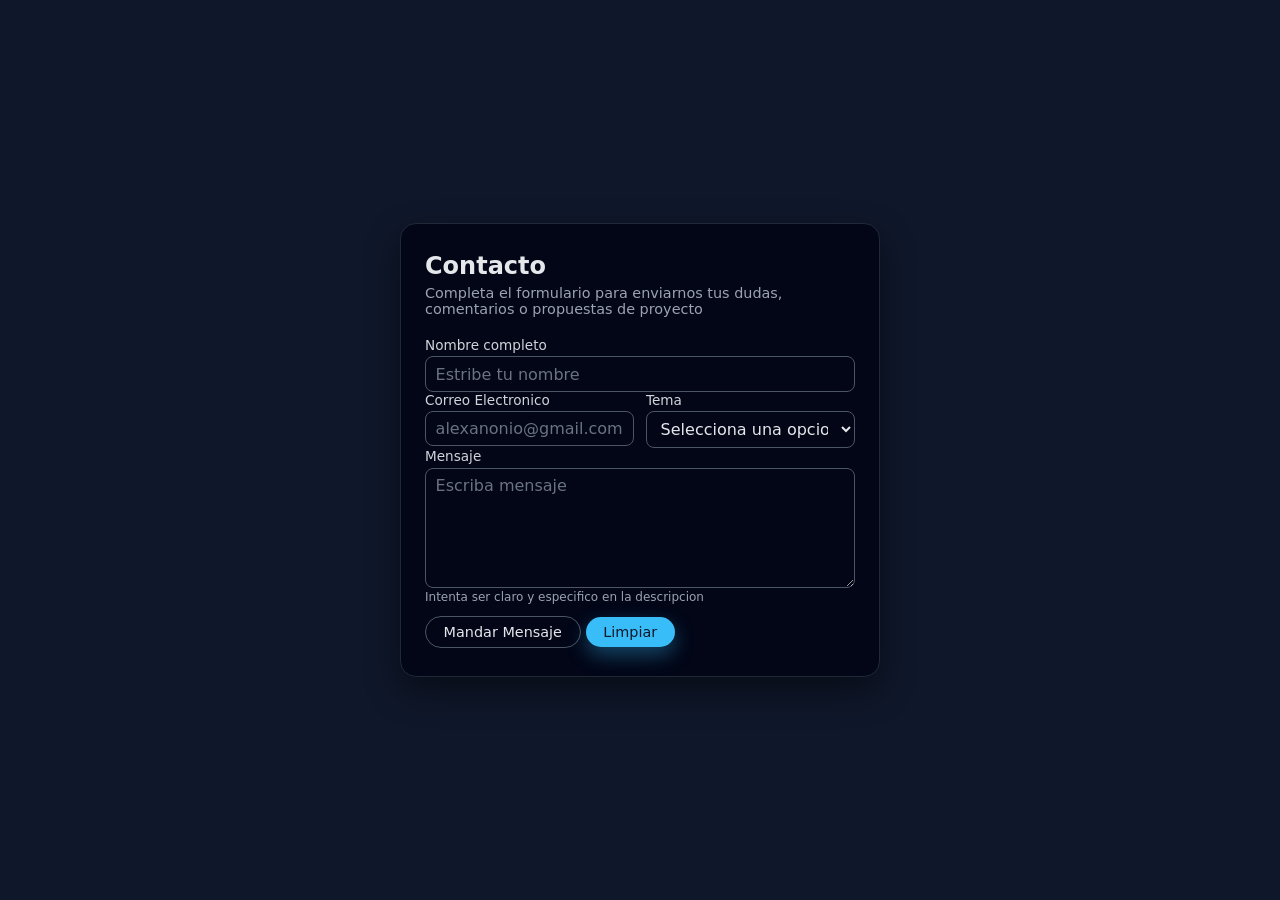
<file: proyectos/formularios/index.html>
<!DOCTYPE html>
<html lang="en">
<head>
    <meta charset="UTF-8">
    <meta name="viewport" content="width=device-width, initial-scale=1.0">
    <title>Formularios</title>

    <style>
        *{box-sizing: border-box;}

        body{
            margin: 0;
            font-family: system-ui, -apple-system, BlinkMacSystemFont, 'Segoe UI', Roboto, Oxygen, Ubuntu, Cantarell, 'Open Sans', 'Helvetica Neue', sans-serif;

            background: #0f172a;
            color: #e5e7eb;
            min-height: 100vh;
            display: flex;
            align-items: center;
            justify-content: center;
            padding: 1.5rem;
        }

        .card{
            background: #020617;
            border-radius: 16px;
            padding: 1.75rem 1.5rem;
            max-width: 480px;
            width: 100%;
            box-shadow: 0 14px 35px rgba(0, 0, 0, 0.45);
            border: 1px solid #1f2937;
        }

        h1{
            margin: 0 0 0.35rem;
            font-size: 1.5rem;
        }

        p.subtitle{
            margin: 0 0 1.25rem;
            font-size: 0.9rem;
            color: #9ca3af;
        }

        form{
            display: grid;
            gap: 0.9rem;
        }
        label{
            font-size: 0.85rem;
            color: #d1d5db;
            display: block;
            margin-bottom: 0.2rem;
        }

        .field{
            display: flex;
            flex-direction: column;
        }

        input, textarea, select{
            font:inherit;
            padding: 0.45rem 0.6rem;
            border-radius: 8px;
            border: 1px solid #4b5563;
            background: #020617;
            color: #e5e7eb;
            outline: none;
            transition: border-color 0.15s ease, box-shadow 0.15s ease, background;
            
        }

        input::placeholder,
        textarea::placeholder{
            color: #6b7280;
        }
        
        input:focus,
        textarea:focus,
        select:focus{
            border-color: #38bdf8;
            box-shadow: 0 0 0 1px #38bdf8;
            background: #020617;
        }

        textarea{
            resize: vertical;
            min-height: 120px;
        }

        .row-2{
            display: grid;
            gap: 0.75rem;
            grid-template-columns: repeat(auto-fit, minmax(140px,1fr));

        }

        .helper{
            font-size: 0.75rem;
            color: #9ca3af;
            margin-top: 0.15rem;
        }

        .actions{
            margin-top: 0.5rem;
            display: flex;
            justify-content: flex-end;
            gap: 0.6rem;
        }

        button{
            font: inherit;
            border-radius: 999px;
            padding: 0.45rem 1.1rem;
            border: none;
            cursor: pointer;
            font-size: 0.9rem;
            font-weight: 500;
            transition: transform 0.05s ease, box-shadow 0.12s ease, background 0.15s ease;

        }


        .btn{


        }

        .btn-primary{
            background: transparent;
            color: #e5e7eb;
            border: 1px solid #4b5563;
        }

        .btn-secundary{
            background: #38bdf8;
            color: #0f172a;
            box-shadow: 0 8px 20px rgb(56, 189,248,0.35);
        }

        button:hover{
            transform: translateY(-1px);
            box-shadow: 0 10px 25px rgba(0, 0, 0, 0.45);

        }

        button:active{
            transform: translateY(0);
            box-shadow: none;
        }

        @media (max-width:480px){
            .card{
                padding: 1.4rem 1.1rem;
            }
        }

    </style>


</head>
<body>

<section class="card">
    <h1>Contacto</h1>

        <p class="subtitle"> Completa el formulario para enviarnos tus dudas, comentarios o propuestas de proyecto</p>
    

    <form >
        <div class="field">

            <label for="name">Nombre completo</label>
            <input type="text" id="name" placeholder="Estribe tu nombre">

        </div>


    </form>


    <div class="row-2">
        <div class="field">
            <label for="email">
                Correo Electronico
            </label>

            <input type="email" id="email" 
            placeholder="alexanonio@gmail.com">
        </div>

        <div class="field">

            <label for="topic">Tema</label>

            <select name="" id="topic">

                <option value="">Selecciona una opcion</option>
                <option value="">Consulta general</option>
                <option value="">Proyecto web</option>
                <option value="">Soporte tecnico</option>
            </select>
        </div>


    </div>


    <div class="field">
        <label for="message">Mensaje</label>
        <textarea name="" id="message" placeholder="Escriba mensaje"></textarea>
        
        <p class="helper">
            Intenta ser claro y especifico en la descripcion
        </p>



    
    </div>

    <div class="action">
        <button class="btn btn-primary">Mandar Mensaje</button>
        <button class="btn btn-secundary">Limpiar</button>
    </div>
</section>


</body>
</html>
</file>
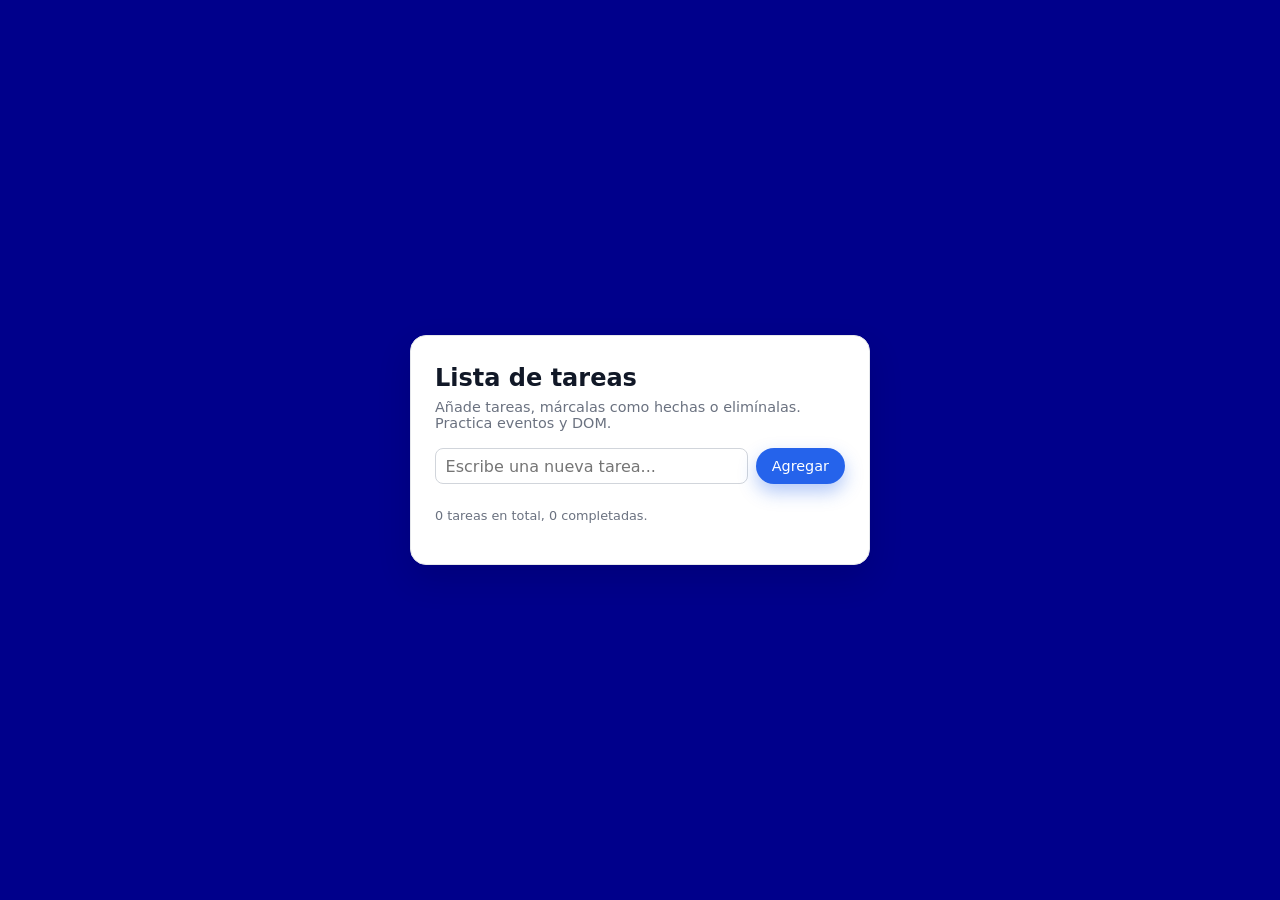
<file: scripts/practicaListaTareas/index.html>
<!DOCTYPE html>
<html lang="es">
<head>
  <meta charset="UTF-8">
  <title>JS Práctica 6: Lista de tareas</title>
  <meta name="viewport" content="width=device-width, initial-scale=1.0">
  <style>
    * { box-sizing: border-box; }

    body {
      margin: 0;
      font-family: system-ui, -apple-system, "Segoe UI", sans-serif;
      background: darkblue;
      color: #111827;
      min-height: 100vh;
      display: flex;
      align-items: center;
      justify-content: center;
      padding: 1.5rem;
    }

    .app {
      background: #ffffff;
      border-radius: 16px;
      padding: 1.75rem 1.5rem;
      max-width: 460px;
      width: 100%;
      box-shadow: 0 14px 35px rgba(0,0,0,0.12);
      border: 1px solid #e5e7eb;
    }

    h1 {
      margin: 0 0 0.4rem;
      font-size: 1.5rem;
    }

    p.subtitle {
      margin: 0 0 1.1rem;
      font-size: 0.9rem;
      color: #6b7280;
    }

    form {
      display: flex;
      gap: 0.5rem;
      margin-bottom: 1rem;
    }

    input[type="text"] {
      flex: 1;
      font: inherit;
      padding: 0.45rem 0.6rem;
      border-radius: 8px;
      border: 1px solid #d1d5db;
      outline: none;
      transition: border-color 0.15s ease, box-shadow 0.15s ease;
    }

    input[type="text"]:focus {
      border-color: #2563eb;
      box-shadow: 0 0 0 1px #2563eb33;
    }

    button {
      font: inherit;
      border-radius: 999px;
      padding: 0.45rem 1rem;
      border: none;
      cursor: pointer;
      background: #2563eb;
      color: #ffffff;
      font-size: 0.9rem;
      font-weight: 500;
      box-shadow: 0 8px 18px rgba(37,99,235,0.35);
      transition: transform 0.05s ease, box-shadow 0.12s ease;
      white-space: nowrap;
    }

    button:hover {
        background: #02327e;
        color: white;
      transform: translateY(-1px);
      box-shadow: 0 10px 24px rgba(37,99,235,0.45);
    }

    button:active {
      transform: translateY(0);
      box-shadow: none;
    }

    .done{
      border-radius: 999px;
      border: none;
      cursor: pointer;
      padding: 0.2rem 0.5rem;
      font-size: 0.75rem;
      background: #f3f4f6;
      color: #4b5563;
    }

    .done:hover{
        background: rgb(0, 211, 14);
        color: white;
    }

    

    ul {
      list-style: none;
      padding: 0;
      margin: 0;
      max-height: 260px;
      overflow-y: auto;
    }

    li {
      display: flex;
      align-items: center;
      justify-content: space-between;
      gap: 0.6rem;
      padding: 0.45rem 0.3rem;
      border-bottom: 1px solid #e5e7eb;
      font-size: 0.95rem;
    }

    li:last-child {
      border-bottom: none;
    }

    .task-text {
      flex: 1;
      word-break: break-word;
    }

    .task-text.done {
      text-decoration: line-through;
      color: #9ca3af;
    }

    .small-btn {
      border-radius: 999px;
      border: none;
      cursor: pointer;
      padding: 0.2rem 0.5rem;
      font-size: 0.75rem;
      background: #f3f4f6;
      color: #4b5563;
    }

    .small-btn:hover {
      background: red;
    }

    .status {
      margin-top: 0.5rem;
      font-size: 0.8rem;
      color: #6b7280;
    }






  </style>
</head>
<body>
  <section class="app">
    <h1>Lista de tareas</h1>
    <p class="subtitle">
      Añade tareas, márcalas como hechas o elimínalas. Practica eventos y DOM.
    </p>

    <form id="task-form">
      <input
        id="task-input"
        type="text"
        placeholder="Escribe una nueva tarea..."
        autocomplete="off"
      >
      <button type="submit">Agregar</button>
    </form>

    <ul id="task-list">
      <!-- Tareas generadas con JS -->
    </ul>

    <p class="status" id="task-status">0 tareas en total.</p>
  </section>

  <script>
    //let contador=0;
    const form = document.getElementById("task-form");
    const input = document.getElementById("task-input");
    const list = document.getElementById("task-list");
    const statusText = document.getElementById("task-status");

    function updateStatus() {
      const total = list.children.length;
      const done = list.querySelectorAll(".task-text.done").length;
      statusText.textContent = `${total} tareas en total, ${done} completadas.`;
    }

    function createTaskItem(text) {
      const li = document.createElement("li");

      const span = document.createElement("span");
      span.className = "task-text";
      span.textContent = text;

      const btnDone = document.createElement("button");
      btnDone.className = "done";
      btnDone.textContent = "Hecha";
     

      const btnDelete = document.createElement("button");
      btnDelete.className = "small-btn";
      btnDelete.textContent = "Borrar";
  
      

      btnDelete.addEventListener("mouseenter",()=>{
        btnDelete.classList.add("hover-delete");
        updateStatus();
      })

        btnDelete.addEventListener("mouseleave",()=>{
        btnDelete.classList.remove("hover-delete");
        updateStatus();
      })


      btnDone.addEventListener("mouseenter",()=>{
        btnDone.classList.add("hover-done");
        updateStatus();
      })

        btnDone.addEventListener("mouseleave",()=>{
        btnDone.classList.remove("hover-done");
        updateStatus();
      })




      btnDone.addEventListener("click", () => {
        span.classList.toggle("done");
        console.log(btnDone.id);

        btnDone.classList.toggle("activeDone");
        //contador++;
        updateStatus();
      });

      btnDelete.addEventListener("click", () => {
        li.remove();
        updateStatus();
      });

      li.appendChild(span);
      li.appendChild(btnDone);
      li.appendChild(btnDelete);

      return li;
    }

    form.addEventListener("submit", (e) => {
      e.preventDefault();
      const text = input.value.trim();
      if (!text) return;

      const item = createTaskItem(text);
      list.prepend(item);
      input.value = "";
      input.focus();
      updateStatus();
    });

    updateStatus();
  </script>
</body>
</html>
</file>
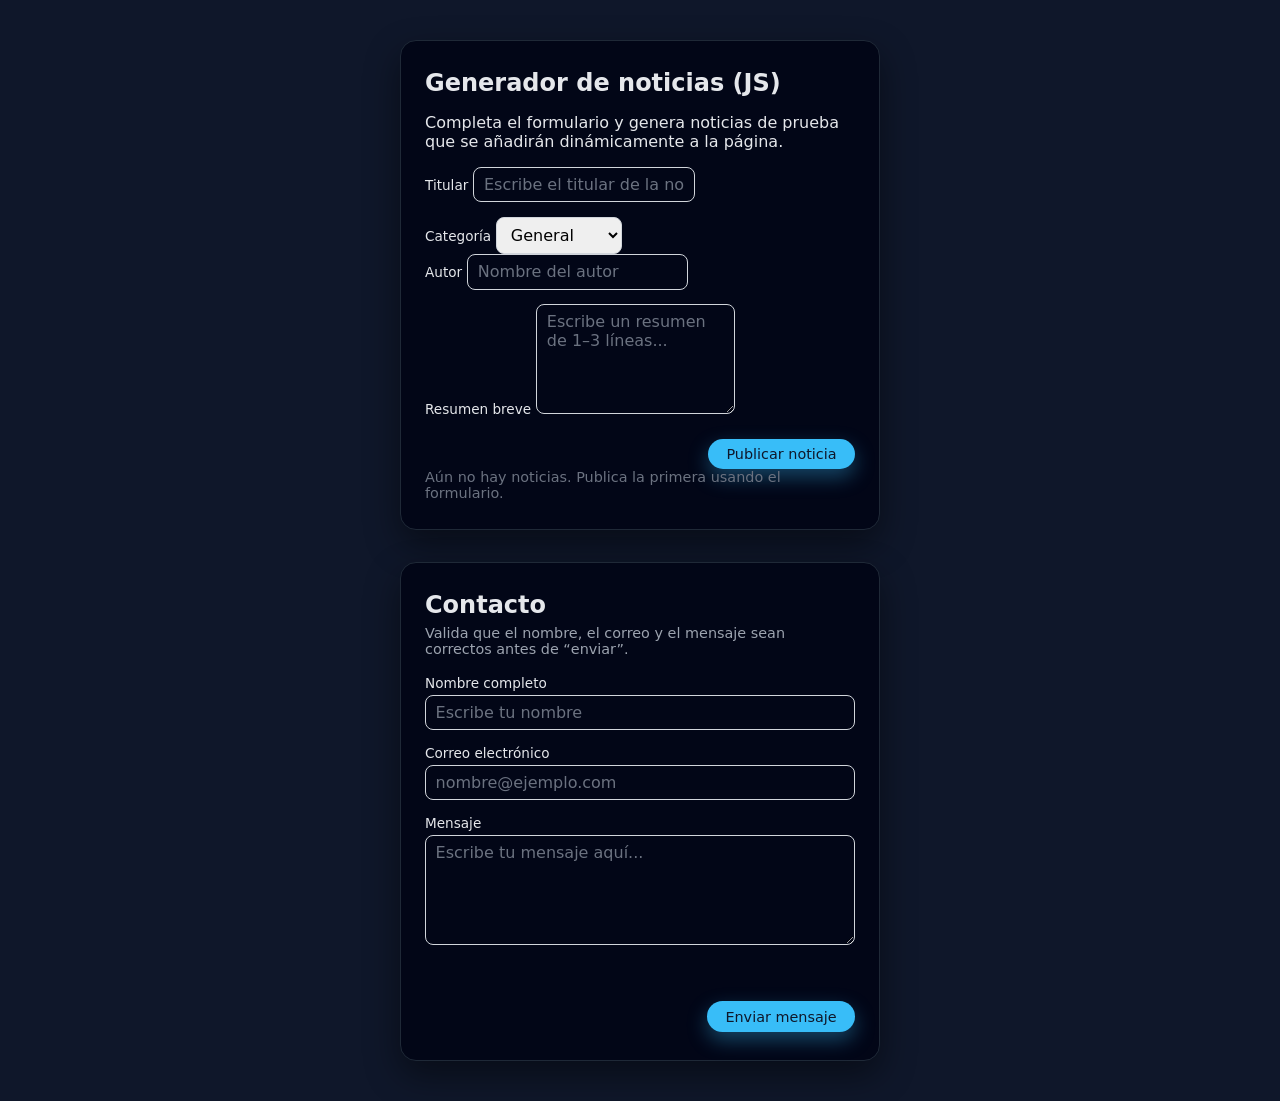
<file: scripts/validadorFormulario/index.html>
<!DOCTYPE html>
<html lang="es">
<head>
  <meta charset="UTF-8">
  <title>JS Práctica 5: Validador de formulario</title>
  <meta name="viewport" content="width=device-width, initial-scale=1.0">
  <style>
    * { box-sizing: border-box; }

    body {
      margin: 0;
      font-family: system-ui, -apple-system, "Segoe UI", sans-serif;
      background: #0f172a;
      color: #e5e7eb;
      min-height: 100vh;
      display: flex;
      flex-direction: column;
      align-items: center;
      justify-content: center;
      padding: 1.5rem;
    }

    .card {
      margin: 1rem;
      background: #020617;
      border-radius: 16px;
      padding: 1.75rem 1.5rem;
      max-width: 480px;
      width: 100%;
      box-shadow: 0 14px 35px rgba(0,0,0,0.45);
      border: 1px solid #1f2937;
    }

    h1 {
      margin: 0 0 0.4rem;
      font-size: 1.5rem;
    }

    p.subtitle {
      margin: 0 0 1.1rem;
      font-size: 0.9rem;
      color: #9ca3af;
    }

    form {
      display: grid;
      gap: 0.9rem;
    }

    .field {
      display: flex;
      flex-direction: column;
    }

    label {
      font-size: 0.85rem;
      margin-bottom: 0.25rem;
    }


    input,
    textarea {
      font: inherit;
      padding: 0.45rem 0.6rem;
      border-radius: 8px;
      border: 1px solid #4b5563;
      background: #020617;
      color: #e5e7eb;
      outline: none;
      transition: border-color 0.15s ease, box-shadow 0.15s ease, background 0.15s ease;
    }

    input, textarea, select {
      font: inherit;
      padding: 0.45rem 0.6rem;
      border-radius: 8px;
      border: 1px solid #d1d5db;
      outline: none;
      transition: border-color 0.15s ease, box-shadow 0.15s ease;
    }

    input::placeholder,
    textarea::placeholder {
      color: #6b7280;
    }

    input:focus,
    textarea:focus {
      border-color: #38bdf8;
      box-shadow: 0 0 0 1px #38bdf8;
    }

    textarea {
      resize: vertical;
      min-height: 110px;
    }

    .error {
      font-size: 0.78rem;
      color: #fca5a5;
      margin-top: 0.18rem;
      display: none;
    }

    .field.invalid input,
    .field.invalid textarea {
      border-color: #f97373;
      box-shadow: 0 0 0 1px #f97373;
    }

    .field.invalid .error {
      display: block;
    }

    .status {
      font-size: 0.85rem;
      margin-top: 0.25rem;
      min-height: 1.1rem;
    }

    .status.ok {
      color: #6ee7b7;
    }

    .status.fail {
      color: #fca5a5;
    }

    button {
      margin-top: 0.4rem;
      justify-self: flex-end;
      font: inherit;
      border-radius: 999px;
      padding: 0.45rem 1.15rem;
      border: none;
      cursor: pointer;
      background: #38bdf8;
      color: #0f172a;
      font-size: 0.9rem;
      font-weight: 500;
      box-shadow: 0 8px 20px rgba(56,189,248,0.35);
      transition: transform 0.05s ease, box-shadow 0.12s ease;
    }

    button:hover {
      transform: translateY(-1px);
      box-shadow: 0 10px 24px rgba(0,0,0,0.45);
    }

    button:active {
      transform: translateY(0);
      box-shadow: none;
    }
  </style>
</head>
<body>

    <section class="card">
    <h1>Generador de noticias (JS)</h1>
  <p>
    Completa el formulario y genera noticias de prueba que se añadirán
    dinámicamente a la página.
  </p>

  <section class="layout">
    <form id="news-form">
      <div>
        <label for="title">Titular</label>
        <input id="title" type="text" placeholder="Escribe el titular de la noticia">
      </div>

      <div class="row-2">
        <div>
          <label for="category">Categoría</label>
          <select id="category">
            <option value="General">General</option>
            <option value="Tecnología">Tecnología</option>
            <option value="Deportes">Deportes</option>
            <option value="Ciencia">Ciencia</option>
          </select>
        </div>
        <div>
          <label for="author">Autor</label>
          <input id="author" type="text" placeholder="Nombre del autor">
        </div>
      </div>

      <div>
        <label for="summary">Resumen breve</label>
        <textarea id="summary" placeholder="Escribe un resumen de 1–3 líneas..."></textarea>
      </div>

      <button type="submit">Publicar noticia</button>
    </form>

    <section class="news-list" id="news-list">
      <!-- Aquí se insertan las noticias con JS -->
      <p style="font-size:0.9rem; color:#6b7280; margin:0;">
        Aún no hay noticias. Publica la primera usando el formulario.
      </p>
    </section>
  </section> 
  </section>



  <section class="card">
    <h1>Contacto</h1>
    <p class="subtitle">
      Valida que el nombre, el correo y el mensaje sean correctos antes de “enviar”.
    </p>

    <form id="contact-form" novalidate>
      <div class="field" id="group-name">
        <label for="name">Nombre completo</label>
        <input id="name" type="text" placeholder="Escribe tu nombre">
        <span class="error">Escribe tu nombre (mínimo 3 caracteres).</span>
      </div>

      <div class="field" id="group-email">
        <label for="email">Correo electrónico</label>
        <input id="email" type="email" placeholder="nombre@ejemplo.com">
        <span class="error">Introduce un correo válido.</span>
      </div>

      <div class="field" id="group-message">
        <label for="message">Mensaje</label>
        <textarea id="message" placeholder="Escribe tu mensaje aquí..."></textarea>
        <span class="error">El mensaje debe tener al menos 10 caracteres.</span>
      </div>

      <div class="status" id="form-status"></div>

      <button type="submit" id="sendData">Enviar mensaje</button>
    </form>
  </section>




  <script>
    const form = document.getElementById("contact-form");
    const statusEl = document.getElementById("form-status");

    const fields = {
      name: document.getElementById("name"),
      email: document.getElementById("email"),
      message: document.getElementById("message")
    };


    const sendData=()=>{

      console.log("Send data");

      alert("Enviando data en mail");
    }

    function setFieldValid(id, valid) {
      const group = document.getElementById("group-" + id);
      if (valid) {
        group.classList.remove("invalid");
      } else {
        group.classList.add("invalid");
      }
    }

    function validateName() {
      const value = fields.name.value.trim();
      const ok = value.length >= 3;
      setFieldValid("name", ok);
      return ok;
    }

    function validateEmail() {
      const value = fields.email.value.trim();
      const pattern = /^[^\s@]+@[^\s@]+\.[^\s@]+$/;
      const ok = pattern.test(value);
      setFieldValid("email", ok);
      return ok;
    }

    function validateMessage() {
      const value = fields.message.value.trim();
      const ok = value.length >= 10;
      setFieldValid("message", ok);
      return ok;
    }

    fields.name.addEventListener("blur", validateName);
    fields.email.addEventListener("blur", validateEmail);
    fields.message.addEventListener("blur", validateMessage);

    form.addEventListener("submit", (e) => {
      e.preventDefault();

      alert("Enviando data");

      const okName = validateName();
      const okEmail = validateEmail();
      const okMessage = validateMessage();

      if (okName && okEmail && okMessage) {
        statusEl.textContent = "Formulario enviado correctamente (simulado).";
        statusEl.className = "status ok";
        form.reset();

      } else {
        statusEl.textContent = "Revisa los campos marcados en rojo.";
        statusEl.className = "status fail";
      }



    });
  </script>
</body>
</html>
</file>
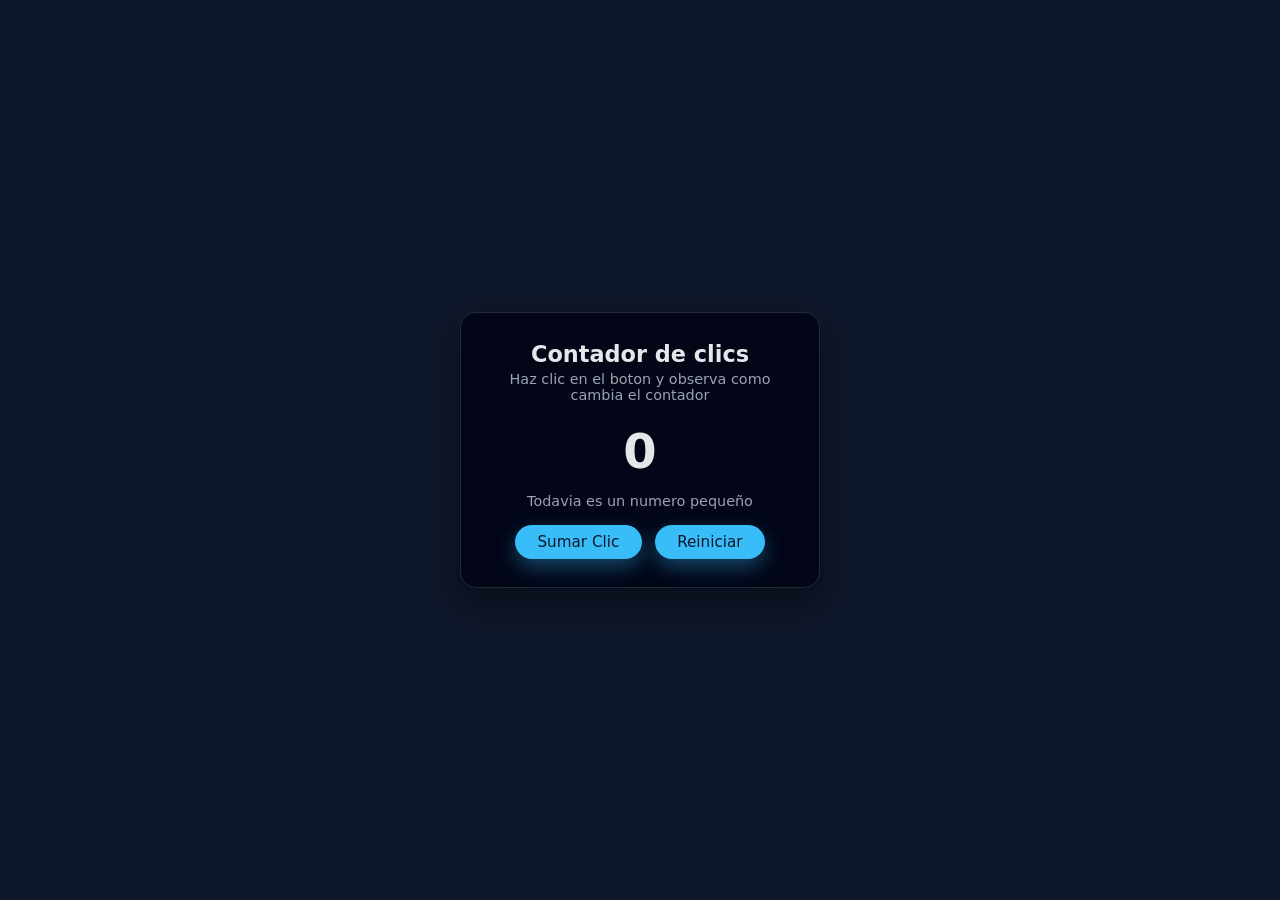
<file: scripts/hola.html>
<!DOCTYPE html>
<html lang="en">
<head>
    <meta charset="UTF-8">
    <meta name="viewport" content="width=device-width, initial-scale=1.0">
    <title>Document</title>

     <style>
    * { box-sizing: border-box; }

    body {
      margin: 0;
      font-family: system-ui, -apple-system, "Segoe UI", sans-serif;
      background: #0f172a;
      color: #e5e7eb;
      min-height: 100vh;
      display: flex;
      align-items: center;
      justify-content: center;
      padding: 1.5rem;
    }

    .card {
      background: #020617;
      border-radius: 16px;
      padding: 1.75rem 1.5rem;
      max-width: 360px;
      width: 100%;
      text-align: center;
      box-shadow: 0 14px 35px rgba(0,0,0,0.45);
      border: 1px solid #1f2937;
    }

    h1 {
      margin: 0 0 0.25rem;
      font-size: 1.4rem;
    }

    p.subtitle {
      margin: 0 0 1.25rem;
      font-size: 0.9rem;
      color: #9ca3af;
    }

    .count {
      font-size: 3rem;
      font-weight: 700;
      margin: 0 0 0.25rem;
    }

    .status {
      font-size: 0.9rem;
      margin-bottom: 1rem;
      color: #9ca3af;
    }

    .btn {
      font: inherit;
      border-radius: 999px;
      padding: 0.5rem 1.4rem;
      border: none;
      cursor: pointer;
      font-size: 0.95rem;
      font-weight: 500;
      background: #38bdf8;
      color: #0f172a;
      box-shadow: 0 8px 20px rgba(56,189,248,0.35);
      transition: transform 0.05s ease, box-shadow 0.12s ease, background 0.15s ease;
      margin-inline: 0.25rem;
    }

    .btn-secondary {
      background: transparent;
      color: #e5e7eb;
      border: 1px solid #4b5563;
      box-shadow: none;
    }

    .btn:hover {
      transform: translateY(-1px);
      box-shadow: 0 10px 25px rgba(0,0,0,0.45);
    }

    .btn:active {
      transform: translateY(0);
      box-shadow: none;
    }

    .high {
      color: #f97316;
    }
  </style>
</head>
<body>

    <section class="card">

        <h1>Contador de clics</h1>
        <p class="subtitle">Haz clic en el boton y observa como cambia el contador</p>
        
        <p id="count" class="count">0</p>
        <p id="status" class="status" >Todavia es un numero pequeño</p>
        
            <div>
                <button id="btn-click" class="btn"> Sumar Clic</button>
                <button id="btn-reset" class="btn btn-secuandary">Reiniciar</button>
            </div>
    </section>
    <script>
        const countEl = document.getElementById("count");
        const statusEl= document.getElementById("status");
        const btnClick=document.getElementById("btn-click");
        const btnReset=document.getElementById("btn-reset");

        let count =0;

        function updateView(){
            countEl.textContent = count;

            if(count>=20){
                statusEl.textContent="!wow muchos clics";

                statusEl.classList.add("high");


            }else if(count>=10){
                statusEl.textContent = "Vas tomando ritmo, sigue clicando";
                statusEl.classList.add("high");

            } else if (count>0){
                statusEl.textContent = "Has empezado el contador";
                statusEl.classList.remove("high");

            }else{
                statusEl.textContent="Todavía es un número pequeño";
                statusEl.classList.remove("high");
            }
        }

        btnReset.addEventListener("click", ()=>{
            count=0;
            updateView();
        })

        btnClick.addEventListener("click",()=>{
            count=count+1;
            updateView();
        })
    </script>
</body>
</html>
</file>
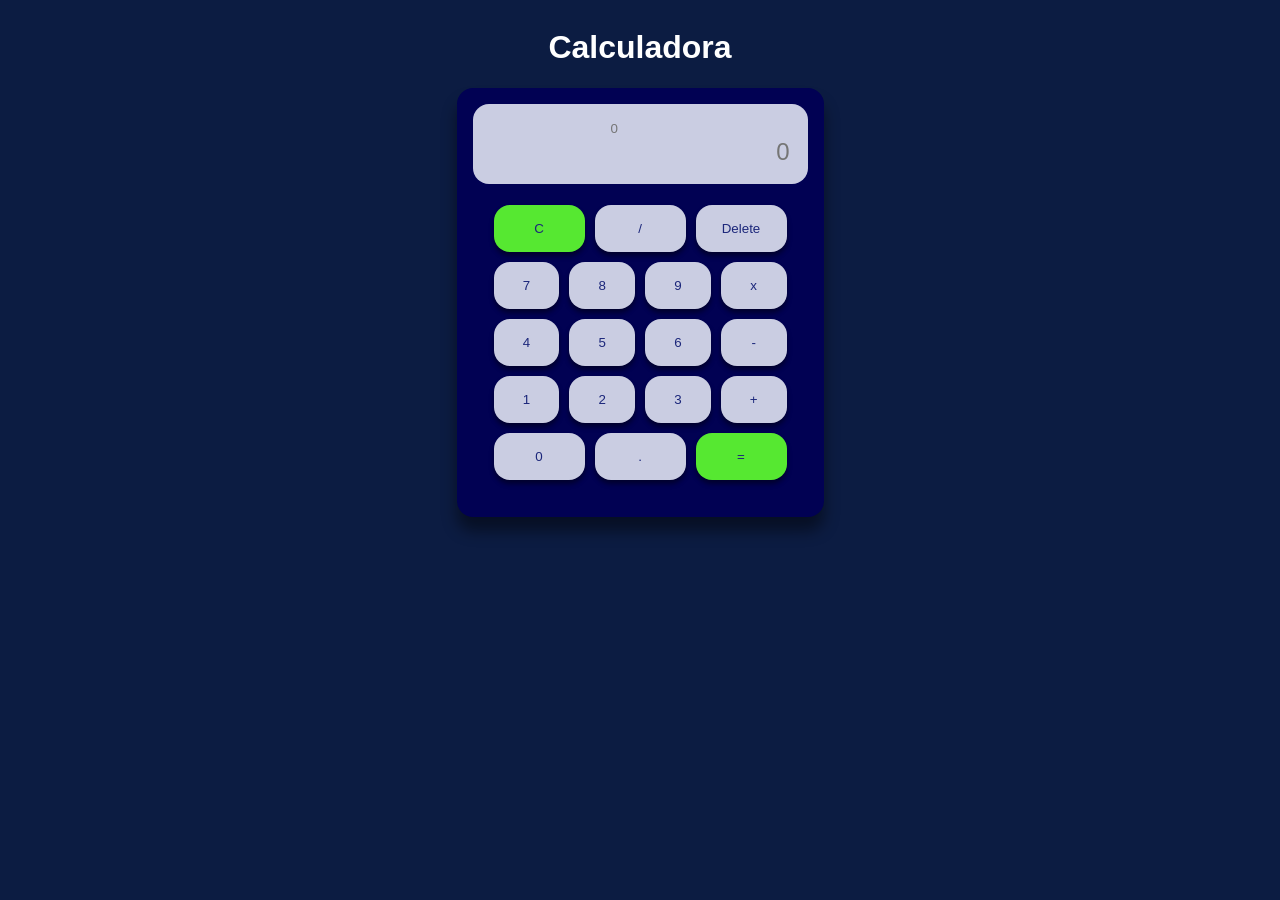
<file: proyectos/calculadora/calculadora.html>
<!DOCTYPE html>
<html lang="en">
<head>
    <meta charset="UTF-8">
    <meta name="viewport" content="width=device-width, initial-scale=1.0">
    <title>Calculadora</title>

    <style>
        *{box-sizing: border-box;}

        body{
            font-family:'Gill Sans', 'Gill Sans MT', Calibri, 'Trebuchet MS', sans-serif;
            align-items: center;
            display: flex;
            flex-direction: column;
            background: #0c1c42;
            color: rgb(255, 255, 255);
        }

        .card{
            
            padding: 1rem;
            background: #010153;
            border-radius: 1rem;
            margin: 0 auto;
            max-width: 600px;
            min-width: 300px;
            box-shadow:0 14px 15px rgba(0,0,0,0.45);
        }
        .salida{
            border-radius: 1rem;
            height: 5rem;
            padding: 1rem;
            background: #cacde2;
            color: #010153;
            display: flex;
            flex-direction: column;
            width: 100%;
            text-align: right;
            font-size: 1.5rem;
        }

        .input-data{

            width: auto;
            border: none;
            width: 100%;
            background: #01015300;
            text-align: right;
            font-size: 1.5rem;
            color: #010153;

        }

        .input-operando{
            border: none;
            background: #01015300;
        }

        .operaciones{
            display: flex;
            flex-direction: row;
            align-items:center;
            justify-content: end;

            
        }
        .operaciones strong{
            color: rgb(255, 255, 255);
            font-size: 1rem;
            background: #010153;
            padding-left: 5px;
            padding-right: 5px;
            border-radius: 50%;
        }
        .teclas{
            
            margin: 1rem;
            display: flex;
            flex-direction:column;
        }

        .teclas section{
            display: flex;
            flex-wrap: wrap;
            

        }
        button{
            flex-grow: 1;
            flex-basis: 20%;
            margin: 5px;
            border: none;
            border-radius: 1rem;
            background: #cacde2;
            padding: 1rem;
            transition: all 200ms;
            color: #1b267a;
            box-shadow:0 4px 5px rgba(0,0,0,0.45);
        }

        button:hover{
            background: #ffffff;
            border: 1px solid #00ccff
            
        }

        .btn-special{
            background: #56e831;
        }

        .btn-special:hover{
            background: #25b002;
        }

        





    </style>
</head>
<body>

    <h1>Calculadora</h1>

    <section class="card">


        <div class="salida">

            <div class="operaciones">
            <input class="input-operando"  id="operando" type="text" disabled placeholder="0">
                <strong id="signal"></strong>
            </div>

        <input  id="salida" class="input-data" placeholder="0" type="text" disabled/>

        </div>
        

        <div class="teclas">
            <section>
                <button class="btn-special" id="bc">C</button>
                <button id="bDiv">/</button>
                <button id="bDel">Delete</button>
            </section>
                        <section>
                <button id="b7">7</button>
                <button id="b8">8</button>
                <button id="b9">9</button>
                <button id="bPor">x</button>
            </section>
                        <section>
                <button id="b4">4</button>
                <button id="b5">5</button>
                <button id="b6">6</button>
                <button id="bMenos">-</button>
            </section>
                        <section>
                <button id="b1" >1</button>
                <button id="b2">2</button>
                <button id="b3">3</button>
                <button id="bMas">+</button>
            </section>
            <section>
                <button id="b0">0</button>
                <button id="bPoint">.</button>
                <button class="btn-special" id="bIgual">=</button>
            </section>
        </div>

    </section>
    
</body>


<script>

    //alert("This is a calculator for the web suject");

    //declarar variables para valores de la calculadora


    const b1= document.getElementById("b1");
    const b2= document.getElementById("b2");
    const b3= document.getElementById("b3");
    const b4= document.getElementById("b4");
    const b5= document.getElementById("b5");
    const b6= document.getElementById("b6");
    const b7= document.getElementById("b7");
    const b8= document.getElementById("b8");
    const b9= document.getElementById("b9");
    const b0= document.getElementById("b0");

    const bDiv= document.getElementById("bDiv");
    const bPoint= document.getElementById("bPoint");
    const bMenos= document.getElementById("bMenos");
    const bMas= document.getElementById("bMas");
    const bIgual= document.getElementById("bIgual");
    const bc=document.getElementById("bc");
    const bDel= document.getElementById("bDel");
    const bPor= document.getElementById("bPor");

    const gOut= document.getElementById("salida")
    const gOperando=document.getElementById("operando");
    const gSignal= document.getElementById("signal");

    const getData=(e)=>{

       // alert("in b1");
       gOut.value=(gOut.value)+e;

    }

    const isPoint=(e)=>{
       
        for(let i=0;i<e.value.length;i++)
            
            if(e.value.charAt(i)===".") return true
            return false;
    }



    const isSignal=(signal,operador,operando)=>{

        if(operador==="") return operando;
       
        switch(signal){

            case "+":
                
                return Number(operador) + Number(operando);
                break;

            case "-":
                return Number(operador) - Number(operando);
                break;

            case "x":
                return Number(operador) * Number(operando);
                break

            case "/":
                    if(operador!=="0"){
                        //console.log(Number(operador)/Number(operando));

                      return  Number(operador) / Number(operando);}
                    else {
                        alert("No se puede dividir entre 0");
                        return Number(operando);
                    }
                break;
        }

    }


    const addSignal=(n)=>{
        
        if(gOut.value.length!==0
        &&gOut.value.charAt(gOut.value.length-1)!=='.'){

            

            gSignal.textContent=n;
            //gOperando.value=(gOut.value);
            gOut.value="";




        }
    }





    //declaracion de accion de botones


    b1.addEventListener("click",()=>{
       getData("1");
    })

    b2.addEventListener("click",()=>{
        getData("2");
    })

    b3.addEventListener("click",()=>{
        getData("3");
    });

    b4.addEventListener("click",()=>{
        getData("4");
    });

    b5.addEventListener("click",()=>{
        getData("5");
    });

    b6.addEventListener("click",()=>{
        getData("6");
    });

    b7.addEventListener("click",()=>{
        getData("7");
    });

    b8.addEventListener("click",()=>{
        getData("8");
    });

    b9.addEventListener("click",()=>{
        getData("9");
    });

    b0.addEventListener("click",()=>{
      
       if(gOut.value.length>0||isPoint(gOut)) getData("0");
    });

    bPoint.addEventListener("click",()=>{
        
        if((!isPoint(gOut))) getData(".")
        else console.log("yes point");
      
    });

//signos en valores

    bMas.addEventListener("click",()=>{
        let n="+";
        
        gOperando.value= isSignal(n,gOperando.value,gOut.value);
        
        addSignal(n)

    })

    bMenos.addEventListener("click",()=>{
        let n="-";
        gOperando.value= isSignal(n,gOperando.value,gOut.value);
        addSignal(n);
    })

    bDiv.addEventListener("click",()=>{
        let n="/";
        gOperando.value= isSignal(n,gOperando.value,gOut.value);
        addSignal(n);
    })

    bPor.addEventListener("click",()=>{
        let n="x";
        gOperando.value= isSignal(n,gOperando.value,gOut.value);
        addSignal(n)
    })





    bDel.addEventListener("click",()=>{
        let beforeText="";

        for(let i=0;i<gOut.value.length-1;i++)
            beforeText+=gOut.value.charAt(i);



            if(gOut.value==="") {
                gSignal.textContent=""; 
                gOut.value=gOperando.value;
                gOperando.value="";
            


            }
            else
            gOut.value=beforeText;
    })

    bc.addEventListener("click", ()=>{
        gOut.value="";
        gOperando.value="";
        gSignal.textContent="";
    });



    //igualdad en valores

    bIgual.addEventListener("click", ()=>{

        gOut.value=isSignal(gSignal.textContent,gOperando.value,gOut.value)

        gSignal.textContent="";
        gOperando.value="";

    });




</script>
</html>
</file>
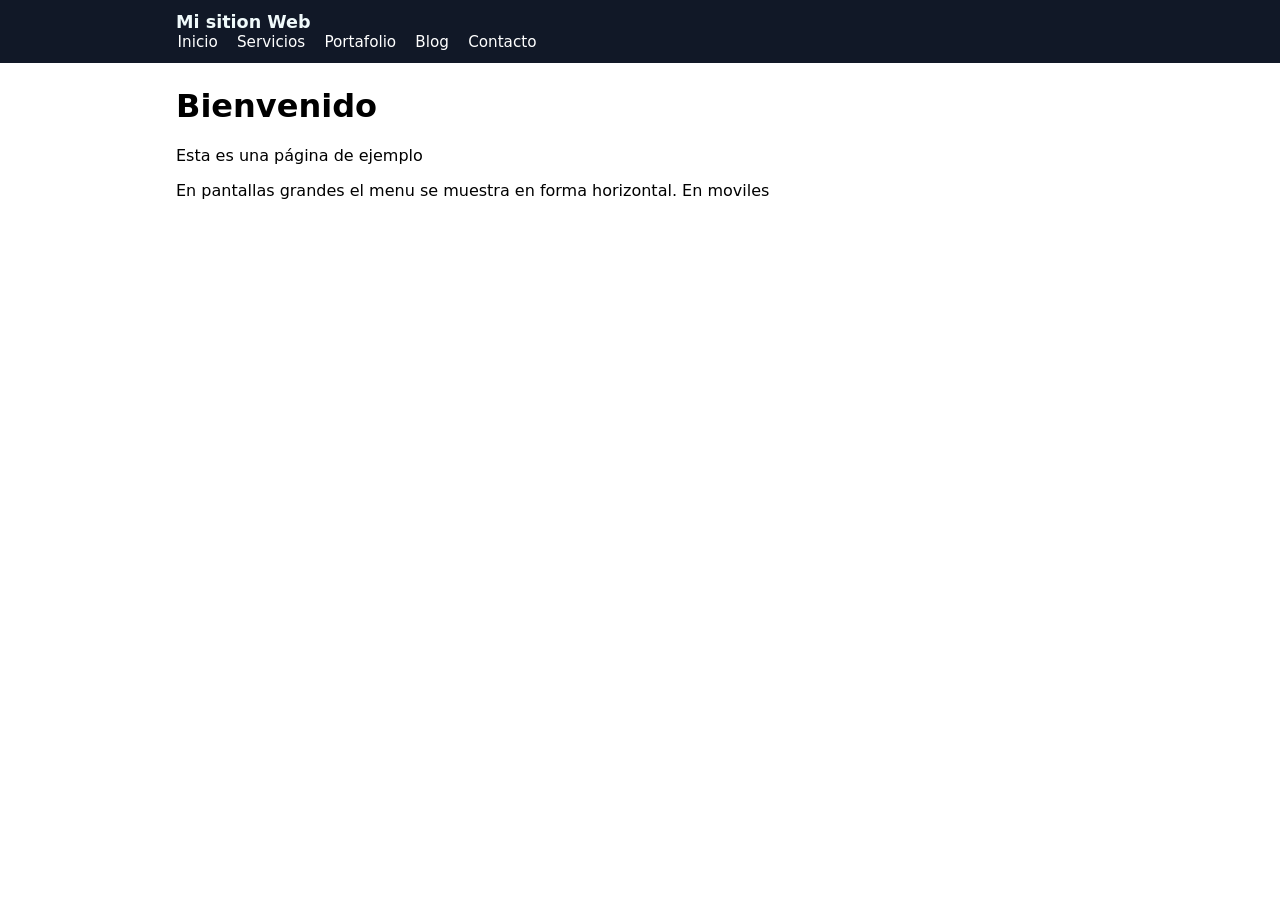
<file: proyectos/PRACTICA2_MENU/css.html>
<!DOCTYPE html>
<html lang="en">
<head>
    <meta charset="UTF-8">
    <meta name="viewport" content="width=device-width, initial-scale=1.0">
    
    <style>
        *{box-sizing: border-box;}
        body{
            margin: 0;
            font-family: system-ui, -apple-system, BlinkMacSystemFont, 'Segoe UI', Roboto, Oxygen, Ubuntu, Cantarell, 'Open Sans', 'Helvetica Neue', sans-serif;

        }

        header{
            background: #111827;
            color: #f0fafb;

        }

        .brand{
            font-weight: 600;
            font-size: 1.1rem;
        }

        .container{
            max-width: 960px;

        }

        nav a{
            text-decoration: none;
            color: white;
            font-size: 0.95rem;
            padding: 0.25rem 0.1rem;
            transition: all 300ms;
        }

        nav a:hover{
            color: #38bdf8;
        }

        .container{
            max-width: 960px;
            margin: 0 auto;
            padding: 0.75rem 1rem;
            align-items: center;
            justify-content: space-between;
        }

        nav ul{
            list-style: none;
            margin: 0;
            padding: 0;
            display: flex;
            gap: 1rem;
        }

        .menu-toggle{
            display: none;
            background: none;
            border: 1px solid #4b5563;
            border-radius: 4px;
            color: #f9fafb;
            padding: 0.25rem 0.35rem;
            cursor: pointer;
            font-size: 1.1rem;
        }

        /*Ccontenido del ejemplo*/

        main{
            max-width: 960px;
            margin: 1.5rem auto;
            padding: 0 1rem;

        }

        




    </style>
    <title>Document</title>
</head>

<body>

    <header>
        <div class="container">
            <div class="brand">Mi sition Web</div>
            <button class="menu-toggle" aria-label="Abrir menu" onclick="toggleMenu()">

            </button>

            <nav>
                <ul id="nav-list">
                    <li><a href="#">Inicio</a></li>
                    <li><a href="#">Servicios</a></li>
                    <li><a href="#">Portafolio</a></li>
                    <li><a href="#">Blog</a></li>
                    <li><a href="#">Contacto</a></li>
                </ul>
            </nav>
        </div>
    </header>

    <main>
        <h1>Bienvenido</h1>
        <p>Esta es una página de ejemplo</p>
        <p>En pantallas grandes el menu se muestra en forma horizontal. En moviles</p>
    </main>

    <script>
        function toggleMenu(){
            const list = document.getElementById
        }
    </script>
    
</body>
</html>
</file>
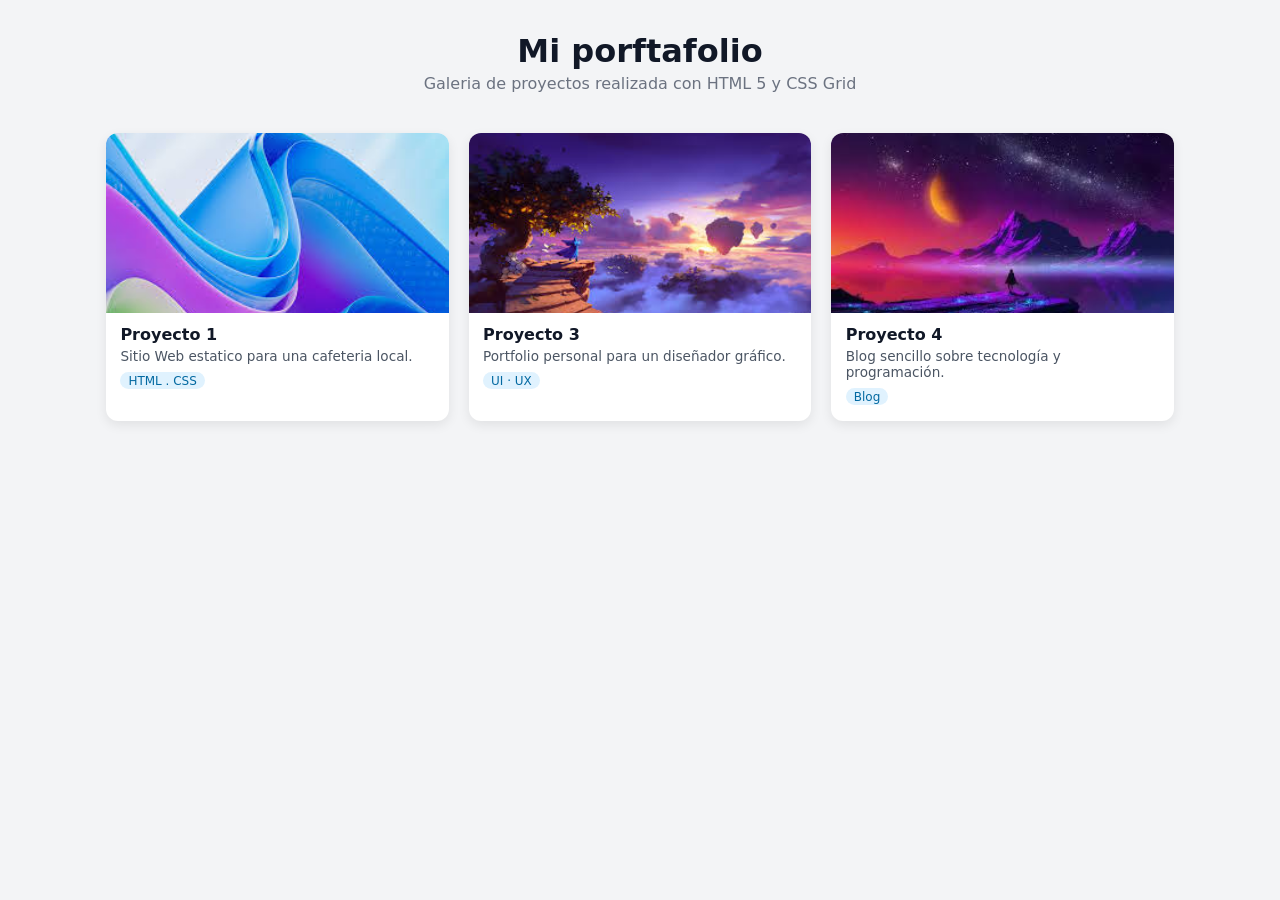
<file: proyectos/PRACTICA3_GALERIA_GRID/galeria_grid.html>
<!DOCTYPE html>
<html lang="en">
<head>
    <meta charset="UTF-8">
    <meta name="viewport" content="width=device-width, initial-scale=1.0">
    <title>Practica 3: Galeria Portafolio</title>

    <style>
        *{
            box-sizing: border-box;
        }

        body{
            margin: 0;
            font-family: system-ui, -apple-system, BlinkMacSystemFont, 'Segoe UI', Roboto, Oxygen, Ubuntu, Cantarell, 'Open Sans', 'Helvetica Neue', sans-serif;
            background: #f3f4f6;
            color: #111827;
        }

        header{
            text-align: center;
            padding: 2rem 1rem 1rem;
        }

       header h1{
        margin: 0 0 0.25rem;
       }

       header p{
        margin: 0;
        color: #6b7280;
       }

       .gallery{
        max-width: 1100px;
        margin: 1.5rem auto 2.5rem;
        padding: 0 1rem;
        display: grid;
        grid-template-columns: repeat(auto-fit,
        minmax(220px, 1fr));

        gap: 1.25rem;
       }


       figure{
        margin: 0;
        background: #ffffff;
        border-radius: 12px;
        overflow: hidden;
        box-shadow: 0 4px 12px rgba(0,0,0,0.08);
        transition: transform 0.15s ease,
        box-shadow 0.15s ease;
        cursor: pointer;
       }

       figure:hover{
        transform: translateY(-4px);
        box-shadow: 0 10px 20px rgba(0, 0, 0, 0.12);
       }

       figure img{
        width: 100%;
        height: 180px;
        object-fit: cover;
        display: block;
       }

       figcaption{
        padding: 0.75rem 0.9rem 1rem;
       }

       figcaption h2{
        font-size: 1rem;
        margin: 0 0 0.25rem;
       }

       figcaption p{
        margin: 0;
        font-size: 0.85rem;
        color: #4b5563;
       }

       .tag{
        display: inline-block;
        margin-top: 0.5rem;
        padding: 0.1rem 0.5rem;
        border-radius: 999px;
        font-size: 0.75rem;
        background: #e0f2fe;
        color: #0369a1;
       }
    </style>
</head>
<body>
    <header>

        <h1>Mi porftafolio</h1>
        <p>Galeria de proyectos realizada con HTML 5 y CSS Grid</p>


    </header>

    <main class="gallery">

        <figure>
            <img src="[data-uri]" alt="Proyecto1">
       

        <figcaption>
            <h2>Proyecto 1</h2>
            <p>Sitio Web estatico para una cafeteria local.</p>
            <span class="tag"> HTML . CSS</span>
        </figcaption>
         </figure>

         <figure>
      <img src="[data-uri]" alt="Proyecto 3">
      <figcaption>
        <h2>Proyecto 3</h2>
        <p>Portfolio personal para un diseñador gráfico.</p>
        <span class="tag">UI · UX</span>
      </figcaption>
    </figure>

    <figure>
      <img src="[data-uri]" alt="Proyecto 4">
      <figcaption>
        <h2>Proyecto 4</h2>
        <p>Blog sencillo sobre tecnología y programación.</p>
        <span class="tag">Blog</span>
      </figcaption>
    </figure>
    </main>
</body>
</html>
</file>
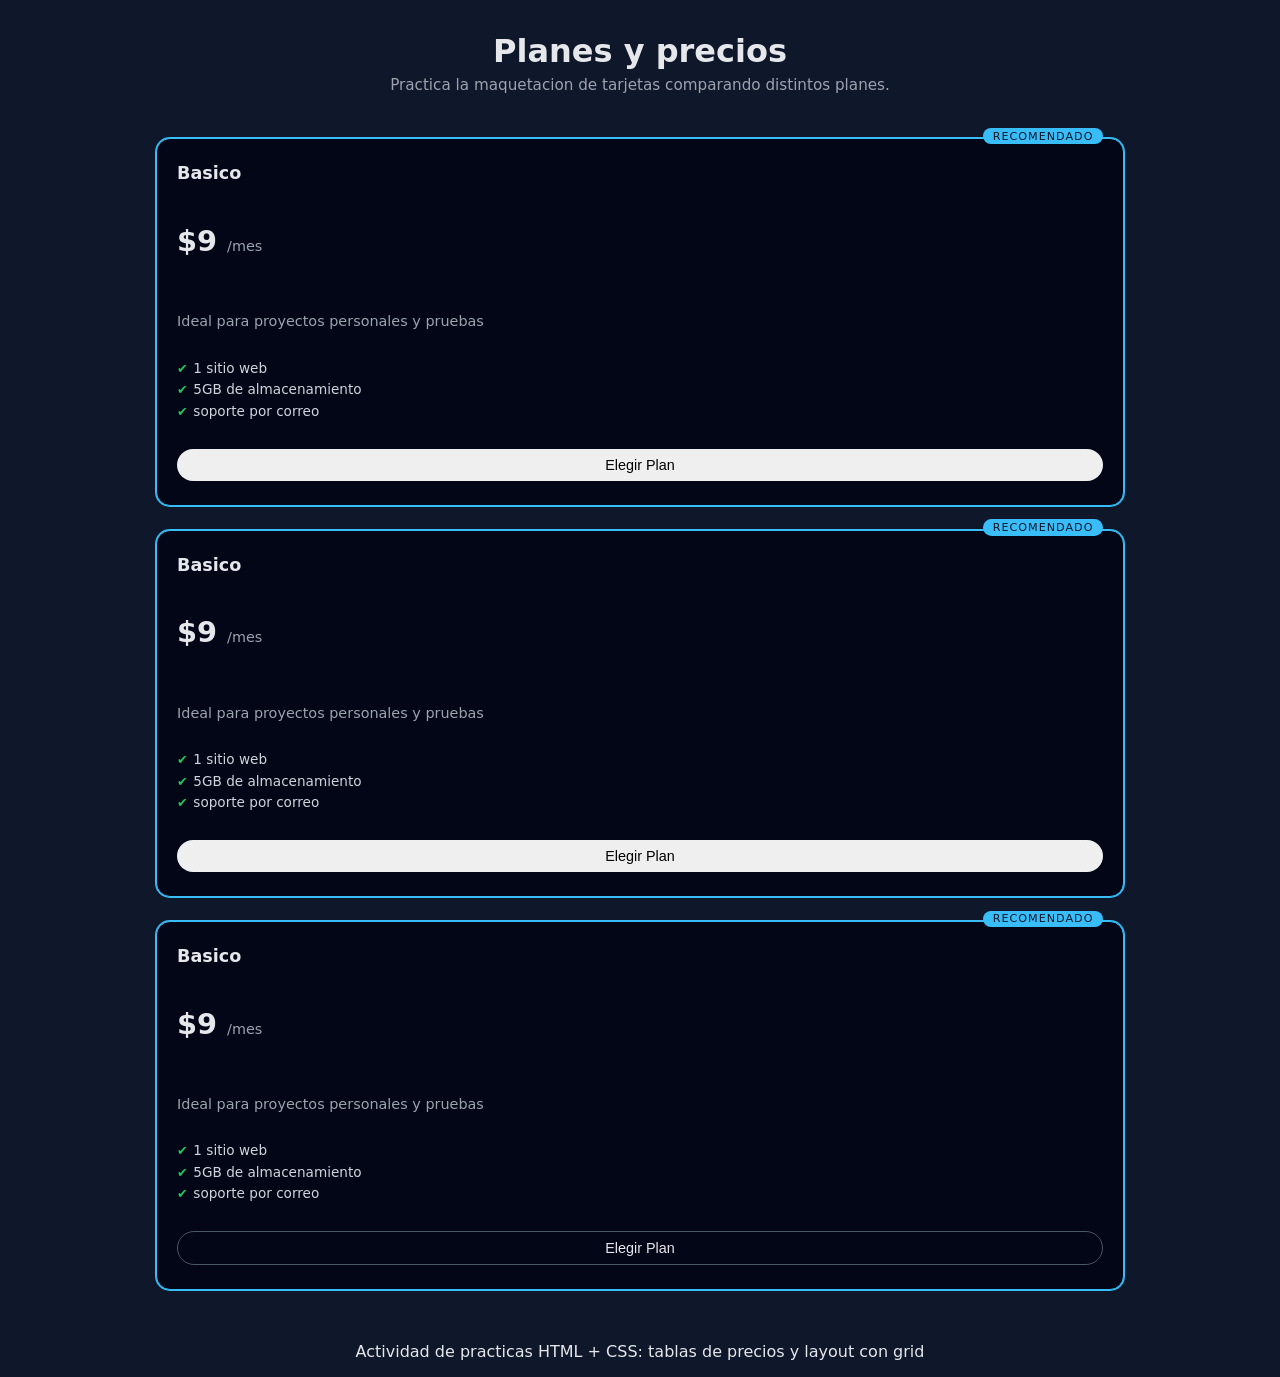
<file: proyectos/PRACTICA4_GRID2/grid2.html>
<!DOCTYPE html>
<html lang="en">
<head>
    <meta charset="UTF-8">
    <meta name="viewport" content="width=device-width, initial-scale=1.0">
    <title>Document</title>
</head>

<style>
    *{ box-sizing: border-box; }

    body {
      margin: 0;
      font-family: system-ui, -apple-system, "Segoe UI", sans-serif;
      background: #0f172a;
      color: #e5e7eb;
    }

    header {
      text-align: center;
      padding: 2rem 1rem 1rem;
    }

    header h1 {
      margin: 0 0 0.4rem;
    }

    header p {
      margin: 0;
      color: #9ca3af;
      font-size: 0.95rem;
    }

    .pricing{
        max-width: 1000px;
        margin: 2rem auto 3rem;
        padding: 0 1rem;
        display: grid;
        grid-template-columns: repeat(auto-fit
        minmax(230px, 1fr));
        gap: 1.5rem;
    }

    .plan{
        background: #020617;
        border-radius: 14px;
        padding: 1.5rem 1.25rem;
        border: 1px solid #1f2937;
        display: flex;
        flex-direction: column;
        gap: 0.75rem;
        position: relative;
    }

    .plan.highlight {
        border-color: #38bdf8;
        box-shadow: 0 0 0 1px #38bdf8;
        transform: translateY(-4px);
    }

    .badge{
        position: absolute;
        top: -0.7rem;
        right: 1.25rem;
        background: #38bdf8;
        color: #0f172a;
        padding: 0.1rem 0.6rem;
        border-radius: 999px;
        font-size: 0.7rem;
        text-transform: uppercase;
        letter-spacing: 0.06rem;
    }


    .plan h2 {
      margin: 0;
      font-size: 1.1rem;
    }

    .price {
      font-size: 1.8rem;
      font-weight: 700;
    }

    .price span {
      font-size: 0.9rem;
      color: #9ca3af;
      font-weight: 400;
    }

    .summary {
      font-size: 0.9rem;
      color: #9ca3af;
    }

    ul.features {
      list-style: none;
      padding: 0;
      margin: 0.25rem 0 0.75rem;
      font-size: 0.85rem;
      color: #d1d5db;
    }

    ul.features li {
      margin-bottom: 0.35rem;
    }

    ul.features li::before {
      content: "✔";
      color: #22c55e;
      margin-right: 0.35rem;
      font-size: 0.8rem;
    }


    .btn{
        margin-top: auto;
        padding: 0.5rem 0.75rem;
        border-radius: 999px;
        border: none;
        font-size: 0.9rem;
        cursor: pointer;
        transition: transform 0.05s ease, box-shadow
        0.1s ease, background 0.15s ease;
    }

    .btn-primary {
      background: #38bdf8;
      color: #0f172a;
      box-shadow: 0 8px 18px rgba(56,189,248,0.3);
    }

    .btn-outline {
      background: transparent;
      color: #e5e7eb;
      border: 1px solid #4b5563;
    }


    .btn:hover{
        transform: translateY(-1px);
        box-shadow: 0 10px 24px rgba(0, 0, 0, 0.35);

    }

    .btn:active{
        transform: translateY(0);
        box-shadow: none;
    }

    footer{
        text-align: center;
    }

</style>
<body>

    <header>
        <h1>Planes y precios</h1>
        <p>Practica la maquetacion de tarjetas comparando distintos planes.</p>

    </header>

    <main class="pricing">

        <article class="plan highlight">
            <span class="badge">Recomendado</span>
            <h2>Basico</h2>
            <p class="price">$9
                <span>/mes</span>
            </p>
        <p class="summary">Ideal para proyectos personales y pruebas</p>
        <ul class="features">
            <li>1 sitio web</li>
            <li>5GB de almacenamiento</li>
            <li>soporte por correo</li>
        </ul>
        <button class="btn btn-inline">Elegir Plan</button>

        

        </article>


                <article class="plan highlight">
                    <span class="badge">Recomendado</span>
            <h2>Basico</h2>
            <p class="price">$9
                <span>/mes</span>
            </p>
        <p class="summary">Ideal para proyectos personales y pruebas</p>
        <ul class="features">
            <li>1 sitio web</li>
            <li>5GB de almacenamiento</li>
            <li>soporte por correo</li>
        </ul>
        <button class="btn btn-inline">Elegir Plan</button>

        

        </article>


                <article class="plan highlight">
                    <span class="badge">Recomendado</span>
            <h2>Basico</h2>
            <p class="price">$9
                <span>/mes</span>
            </p>
        <p class="summary">Ideal para proyectos personales y pruebas</p>
        <ul class="features">
            <li>1 sitio web</li>
            <li>5GB de almacenamiento</li>
            <li>soporte por correo</li>
        </ul>
        <button class="btn btn-outline">Elegir Plan</button>

        

        </article>

    </main>

    <footer>
        <p>Actividad de practicas HTML + CSS:
        tablas de precios y layout con grid
        </p>
    </footer>
    
</body>



</html>
</file>
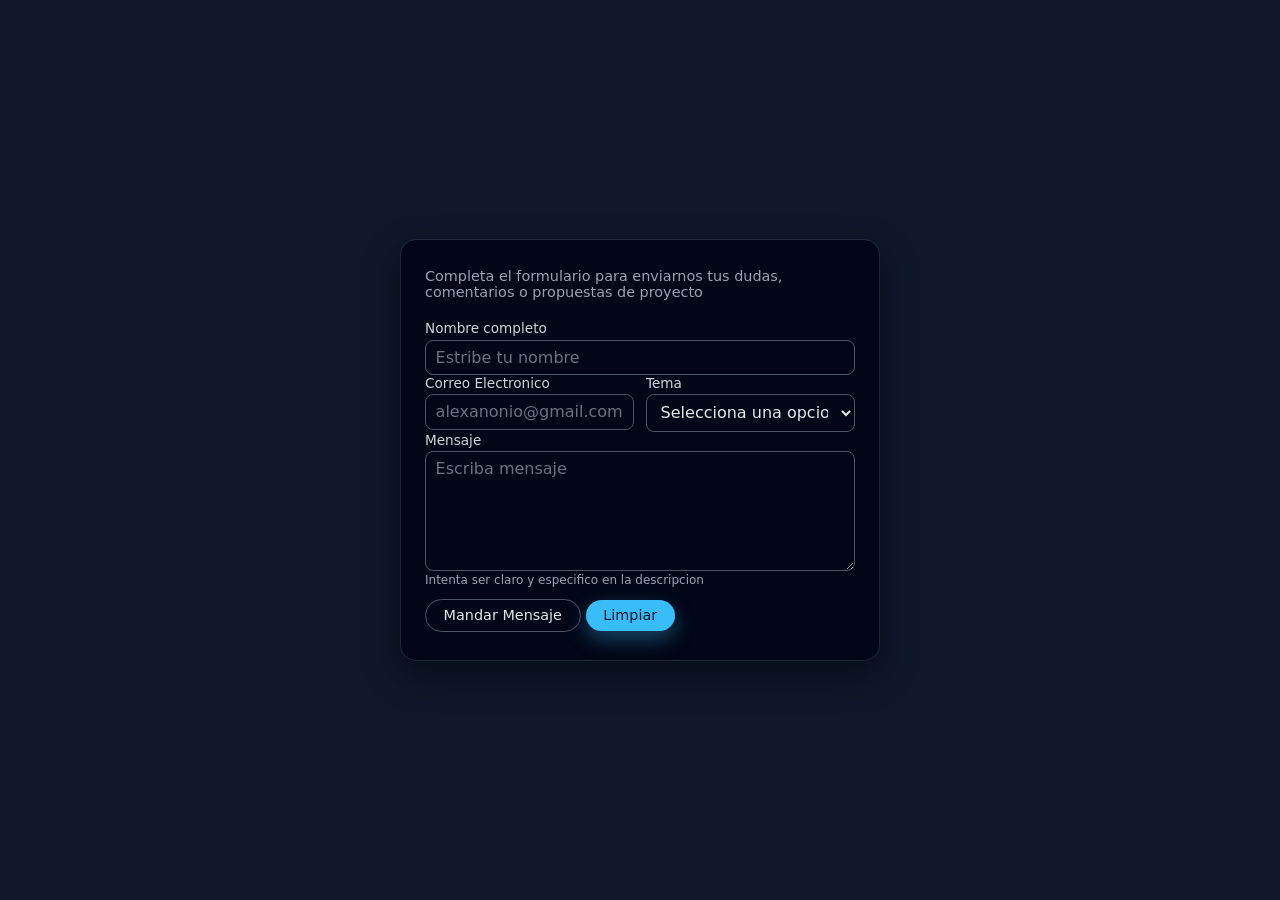
<file: proyectos/PRACTICA5_HOLA/hola.html>
<!DOCTYPE html>
<html lang="en">
<head>
    <meta charset="UTF-8">
    <meta name="viewport" content="width=device-width, initial-scale=1.0">
    <title>Formularios</title>

    <style>
        *{box-sizing: border-box;}

        body{
            margin: 0;
            font-family: system-ui, -apple-system, BlinkMacSystemFont, 'Segoe UI', Roboto, Oxygen, Ubuntu, Cantarell, 'Open Sans', 'Helvetica Neue', sans-serif;

            background: #0f172a;
            color: #e5e7eb;
            min-height: 100vh;
            display: flex;
            align-items: center;
            justify-content: center;
            padding: 1.5rem;
        }

        .card{
            background: #020617;
            border-radius: 16px;
            padding: 1.75rem 1.5rem;
            max-width: 480px;
            width: 100%;
            box-shadow: 0 14px 35px rgba(0, 0, 0, 0.45);
            border: 1px solid #1f2937;
        }

        h1{
            margin: 0 0 0.35rem;
            font-size: 1.5rem;
        }

        p.subtitle{
            margin: 0 0 1.25rem;
            font-size: 0.9rem;
            color: #9ca3af;
        }

        form{
            display: grid;
            gap: 0.9rem;
        }
        label{
            font-size: 0.85rem;
            color: #d1d5db;
            display: block;
            margin-bottom: 0.2rem;
        }

        .field{
            display: flex;
            flex-direction: column;
        }

        input, textarea, select{
            font:inherit;
            padding: 0.45rem 0.6rem;
            border-radius: 8px;
            border: 1px solid #4b5563;
            background: #020617;
            color: #e5e7eb;
            outline: none;
            transition: border-color 0.15s ease, box-shadow 0.15s ease, background;
            
        }

        input::placeholder,
        textarea::placeholder{
            color: #6b7280;
        }
        
        input:focus,
        textarea:focus,
        select:focus{
            border-color: #38bdf8;
            box-shadow: 0 0 0 1px #38bdf8;
            background: #020617;
        }

        textarea{
            resize: vertical;
            min-height: 120px;
        }

        .row-2{
            display: grid;
            gap: 0.75rem;
            grid-template-columns: repeat(auto-fit, minmax(140px,1fr));

        }

        .helper{
            font-size: 0.75rem;
            color: #9ca3af;
            margin-top: 0.15rem;
        }

        .actions{
            margin-top: 0.5rem;
            display: flex;
            justify-content: flex-end;
            gap: 0.6rem;
        }

        button{
            font: inherit;
            border-radius: 999px;
            padding: 0.45rem 1.1rem;
            border: none;
            cursor: pointer;
            font-size: 0.9rem;
            font-weight: 500;
            transition: transform 0.05s ease, box-shadow 0.12s ease, background 0.15s ease;

        }


        .btn{


        }

        .btn-primary{
            background: transparent;
            color: #e5e7eb;
            border: 1px solid #4b5563;
        }

        .btn-secundary{
            background: #38bdf8;
            color: #0f172a;
            box-shadow: 0 8px 20px rgb(56, 189,248,0.35);
        }

        button:hover{
            transform: translateY(-1px);
            box-shadow: 0 10px 25px rgba(0, 0, 0, 0.45);

        }

        button:active{
            transform: translateY(0);
            box-shadow: none;
        }

        @media (max-width:480px){
            .card{
                padding: 1.4rem 1.1rem;
            }
        }

    </style>


</head>
<body>

<section class="card">

        <p class="subtitle"> Completa el formulario para enviarnos tus dudas, comentarios o propuestas de proyecto</p>
    

    <form >
        <div class="field">

            <label for="name">Nombre completo</label>
            <input type="text" id="name" placeholder="Estribe tu nombre">

        </div>


    </form>


    <div class="row-2">
        <div class="field">
            <label for="email">
                Correo Electronico
            </label>

            <input type="email" id="email" 
            placeholder="alexanonio@gmail.com">
        </div>

        <div class="field">

            <label for="topic">Tema</label>

            <select name="" id="topic">

                <option value="">Selecciona una opcion</option>
                <option value="">Consulta general</option>
                <option value="">Proyecto web</option>
                <option value="">Soporte tecnico</option>
            </select>
        </div>


    </div>


    <div class="field">
        <label for="message">Mensaje</label>
        <textarea name="" id="message" placeholder="Escriba mensaje"></textarea>
        
        <p class="helper">
            Intenta ser claro y especifico en la descripcion
        </p>



    
    </div>

    <div class="action">
        <button class="btn btn-primary">Mandar Mensaje</button>
        <button class="btn btn-secundary">Limpiar</button>
    </div>
</section>


</body>
</html>
</file>
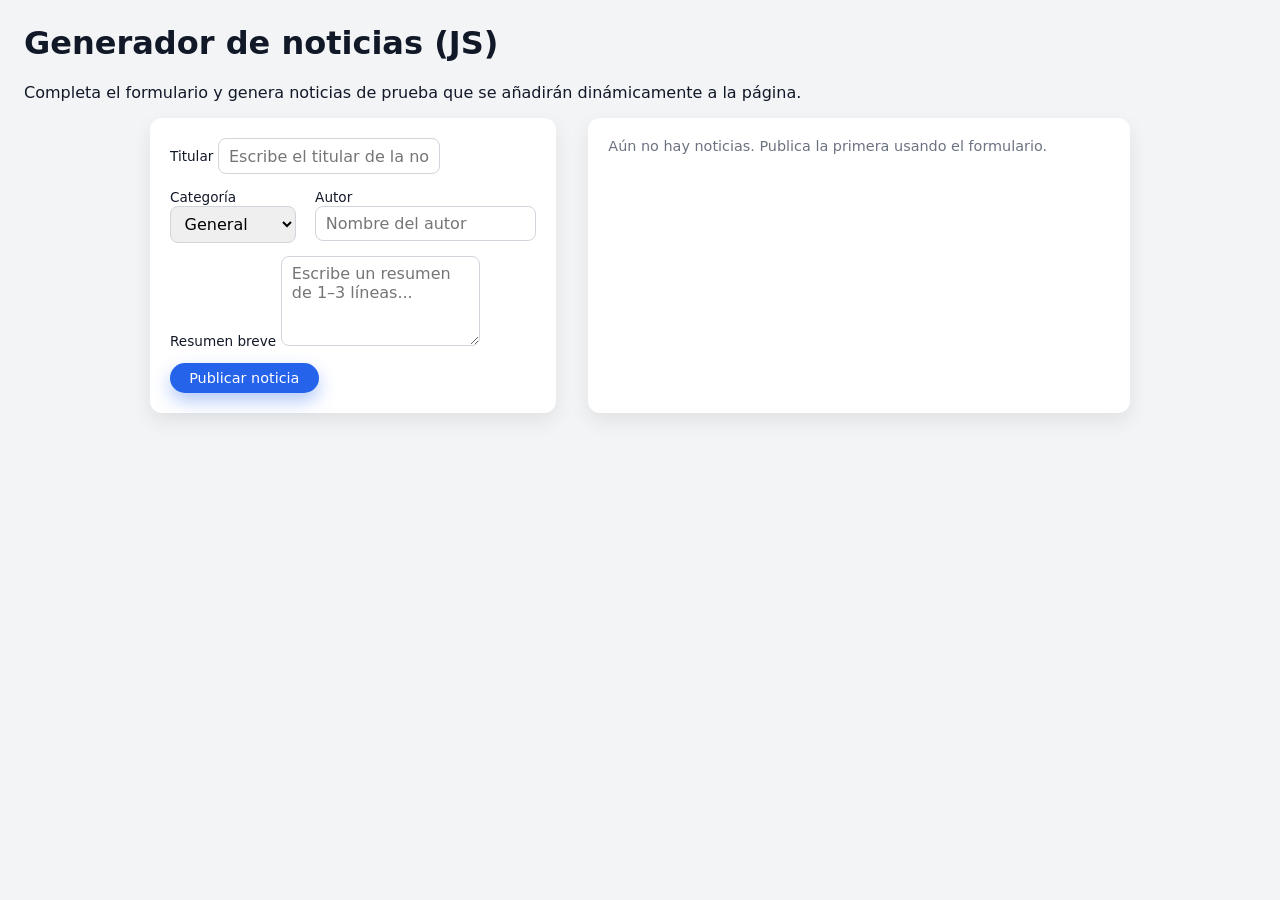
<file: scripts/generadorNoticias/generadorNoticias.html>
<!DOCTYPE html>
<html lang="es">
<head>
  <meta charset="UTF-8">
  <title>JS Práctica 4: Generador de noticias</title>
  <meta name="viewport" content="width=device-width, initial-scale=1.0">
  <style>
    * { box-sizing: border-box; }

    body {
      margin: 0;
      font-family: system-ui, -apple-system, "Segoe UI", sans-serif;
      background: #f3f4f6;
      color: #111827;
      padding: 1.5rem;
    }

    .layout {
      max-width: 980px;
      margin: 0 auto;
      display: grid;
      grid-template-columns: minmax(0, 1.5fr) minmax(0, 2fr);
      gap: 2rem;
    }

    h1 {
      margin-top: 0;
    }

    form {
      background: #ffffff;
      padding: 1.25rem;
      border-radius: 12px;
      box-shadow: 0 8px 20px rgba(0,0,0,0.08);
      display: grid;
      gap: 0.8rem;
    }

    label {
      font-size: 0.85rem;
      font-weight: 500;
    }

    input, textarea, select {
      font: inherit;
      padding: 0.45rem 0.6rem;
      border-radius: 8px;
      border: 1px solid #d1d5db;
      outline: none;
      transition: border-color 0.15s ease, box-shadow 0.15s ease;
    }

    input:focus, textarea:focus, select:focus {
      border-color: #2563eb;
      box-shadow: 0 0 0 1px #2563eb33;
    }

    textarea {
      resize: vertical;
      min-height: 90px;
    }

    .row-2 {
      display: grid;
      grid-template-columns: 2fr 1fr;
      gap: 0.75rem;
    }

    button {
      justify-self: flex-start;
      font: inherit;
      border-radius: 999px;
      padding: 0.45rem 1.2rem;
      border: none;
      cursor: pointer;
      background: #2563eb;
      color: #ffffff;
      font-size: 0.9rem;
      font-weight: 500;
      box-shadow: 0 8px 18px rgba(37,99,235,0.35);
      transition: transform 0.05s ease, box-shadow 0.12s ease;
    }

    button:hover {
      transform: translateY(-1px);
      box-shadow: 0 10px 24px rgba(37,99,235,0.45);
    }

    button:active {
      transform: translateY(0);
      box-shadow: none;
    }

    .news-list {
      background: #ffffff;
      padding: 1.25rem;
      border-radius: 12px;
      box-shadow: 0 8px 20px rgba(0,0,0,0.08);
      max-height: 80vh;
      overflow-y: auto;
    }

    .news-item {
      border-bottom: 1px solid #e5e7eb;
      padding-bottom: 0.75rem;
      margin-bottom: 0.75rem;
    }

    .news-item:last-child {
      border-bottom: none;
      margin-bottom: 0;
      padding-bottom: 0;
    }

    .news-meta {
      font-size: 0.8rem;
      color: #6b7280;
      margin-bottom: 0.2rem;
    }

    .category {
      font-weight: 600;
      color: #2563eb;
    }

    .news-item h2 {
      margin: 0 0 0.25rem;
      font-size: 1.1rem;
    }

    .news-item p {
      margin: 0;
      font-size: 0.9rem;
    }

    @media (max-width: 800px) {
      .layout {
        grid-template-columns: 1fr;
      }
    }
  </style>
</head>
<body>
  <h1>Generador de noticias (JS)</h1>
  <p>
    Completa el formulario y genera noticias de prueba que se añadirán
    dinámicamente a la página.
  </p>

  <section class="layout">
    <form id="news-form">
      <div>
        <label for="title">Titular</label>
        <input id="title" type="text" placeholder="Escribe el titular de la noticia">
      </div>

      <div class="row-2">
        <div>
          <label for="category">Categoría</label>
          <select id="category">
            <option value="General">General</option>
            <option value="Tecnología">Tecnología</option>
            <option value="Deportes">Deportes</option>
            <option value="Ciencia">Ciencia</option>
          </select>
        </div>
        <div>
          <label for="author">Autor</label>
          <input id="author" type="text" placeholder="Nombre del autor">
        </div>
      </div>

      <div>
        <label for="summary">Resumen breve</label>
        <textarea id="summary" placeholder="Escribe un resumen de 1–3 líneas..."></textarea>
      </div>

      <button type="submit">Publicar noticia</button>
    </form>

    <section class="news-list" id="news-list">
      <!-- Aquí se insertan las noticias con JS -->
      <p style="font-size:0.9rem; color:#6b7280; margin:0;">
        Aún no hay noticias. Publica la primera usando el formulario.
      </p>
    </section>
  </section>

  <script>
    const form = document.getElementById("news-form");
    const list = document.getElementById("news-list");

    function createNewsItem({ title, category, author, summary }) {
      const article = document.createElement("article");
      article.className = "news-item";

      const meta = document.createElement("div");
      meta.className = "news-meta";

      const categorySpan = document.createElement("span");
      categorySpan.className = "category";
      categorySpan.textContent = category;

      const dateSpan = document.createElement("span");
      const now = new Date();
      dateSpan.textContent = " · " + now.toLocaleString();

      const authorSpan = document.createElement("span");
      if (author.trim() !== "") {
        authorSpan.textContent = " · " + author;
      }

      meta.appendChild(categorySpan);
      meta.appendChild(dateSpan);
      if (authorSpan.textContent) meta.appendChild(authorSpan);

      const h2 = document.createElement("h2");
      h2.textContent = title;

      const p = document.createElement("p");
      p.textContent = summary;

      article.appendChild(meta);
      article.appendChild(h2);
      article.appendChild(p);

      return article;
    }

    form.addEventListener("submit", (e) => {
      e.preventDefault();

      const title = document.getElementById("title").value.trim();
      const category = document.getElementById("category").value;
      const author = document.getElementById("author").value.trim();
      const summary = document.getElementById("summary").value.trim();

      if (!title || !summary) {
        alert("Por favor, escribe al menos el titular y el resumen.");
        return;
      }

      if (list.firstElementChild && list.firstElementChild.tagName === "P") {
        list.innerHTML = "";
      }

      const newsItem = createNewsItem({ title, category, author, summary });
      list.prepend(newsItem);

      form.reset();
    });
  </script>
</body>
</html>
</file>
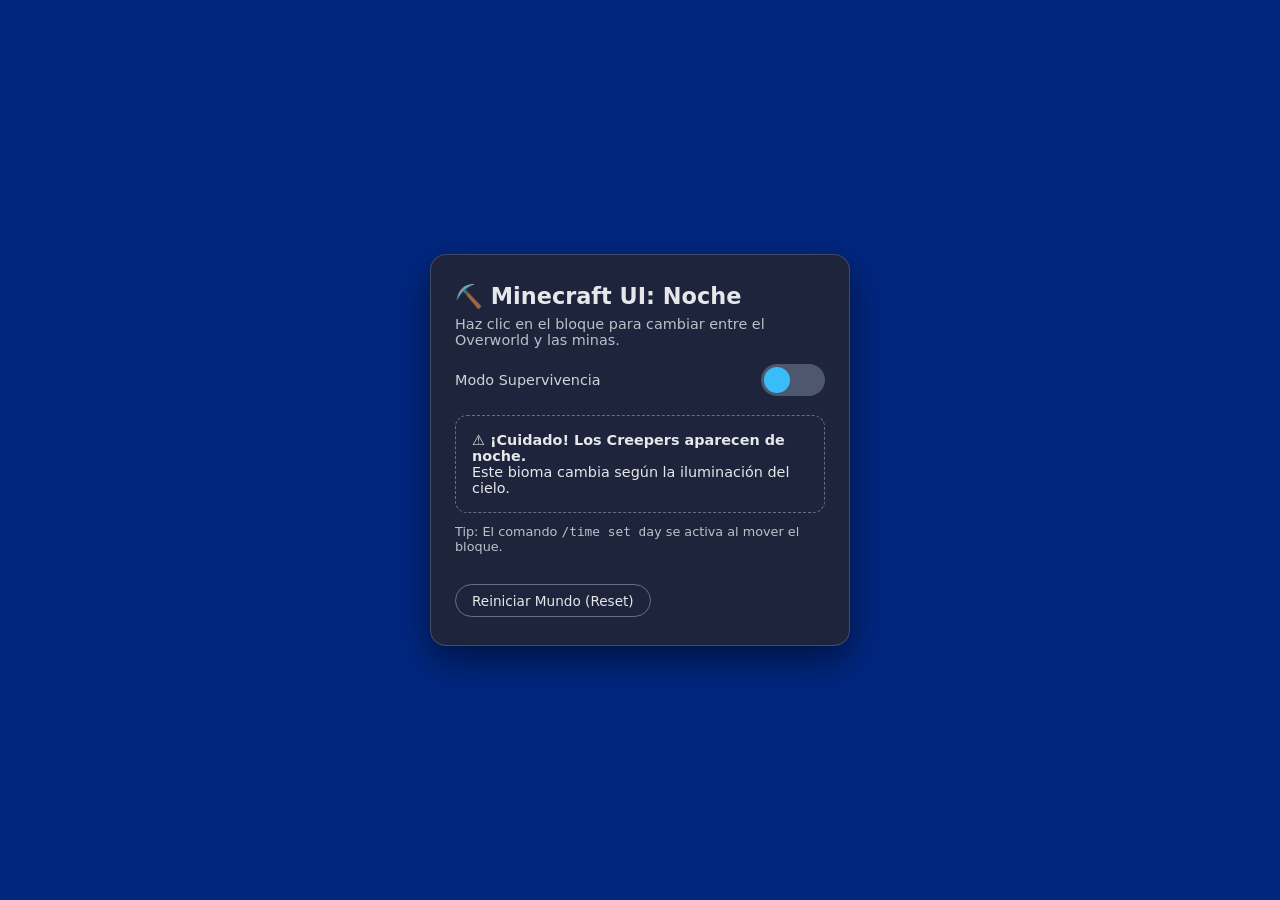
<file: scripts/page/vistaLightDark.html>
<!DOCTYPE html>
<html lang="es">
<head>
  <meta charset="UTF-8">
  <title>JS Práctica 2: Modo claro/oscuro</title>
  <meta name="viewport" content="width=device-width, initial-scale=1.0">
  <style>
    * { box-sizing: border-box; }

    /* diseño defecto de oscuro*/
    :root {
      --bg: #00267e;
      --fg: #e5e7eb;
      --card: #1e243b;
      --accent: #38bdf8;
    }
/*Diseño de light */
    body.light {
      --bg: #f3f4f6;
      --fg: #111827;
      --card: #ffffff;
      --accent: #2563eb;
    }

    body {
        
      margin: 0;
      font-family: system-ui, -apple-system, "Segoe UI", sans-serif;
      background: var(--bg);
      color: var(--fg);
      min-height: 100vh;
      display: flex;
      align-items: center;
      justify-content: center;
      padding: 1.5rem;
      transition: background 0.25s ease, color 0.25s ease;/**/
    }

    .card {
      background: var(--card);
      border-radius: 16px;
      padding: 1.75rem 1.5rem;
      width: 100%;
      max-width: 420px;
      box-shadow: 0 14px 35px rgba(0,0,0,0.45);
      border: 1px solid rgba(148,163,184,0.3);
    }

    h1 {
      margin: 0 0 0.35rem;
      font-size: 1.4rem;
    }

    p.subtitle {
      margin: 0 0 1rem;
      font-size: 0.9rem;
      opacity: 0.8;
    }

    .preview {
      margin-top: 1.2rem;
      padding: 1rem;
      border-radius: 12px;
      border: 1px dashed rgba(148,163,184,0.6);
      font-size: 0.9rem;
    }

    .toggle-row {
      display: flex;
      justify-content: space-between;
      align-items: center;
      gap: 1rem;
      margin-top: 0.75rem;
    }

    .mode-label {
      font-size: 0.9rem;
      opacity: 0.9;
    }

    .pill {
      width: 64px;
      height: 32px;
      border-radius: 999px;
      background: rgba(148,163,184,0.4);
      display: flex;
      align-items: center;
      padding: 3px;
      cursor: pointer;
      transition: background 0.2s ease;
    }

    .thumb {
      width: 26px;
      height: 26px;
      border-radius: 999px;
      background: var(--accent);
      transform: translateX(0);
      transition: transform 0.2s ease;
    }

    body.light .thumb {
      transform: translateX(30px);
    }

    .hint {
      margin-top: 0.7rem;
      font-size: 0.8rem;
      opacity: 0.8;
    }

    .btn {
      margin-top: 1.1rem;
      font: inherit;
      border-radius: 999px;
      padding: 0.45rem 1rem;
      border: 1px solid rgba(148,163,184,0.6);
      background: transparent;
      color: var(--fg);
      cursor: pointer;
      font-size: 0.85rem;
      transition: all 200ms;
    }

    .btn:hover{
        background: #1eff00;
        color: #020617;
    }
  </style>
</head>
<body>
  <section class="card">
    <h1>⛏️ Minecraft UI: <span id="time-status">Noche</span></h1>
    <p class="subtitle">
      Haz clic en el bloque para cambiar entre el Overworld y las minas.
    </p>

    <div class="toggle-row">
      <span class="mode-label" id="mode-label">Modo Supervivencia</span>
      <div class="pill" id="theme-toggle" aria-label="Cambiar ciclo día/noche">
        <div class="thumb"></div>
      </div>
    </div>

    <div class="preview" id="preview">
      <strong id="mobs-warning">⚠️ ¡Cuidado! Los Creepers aparecen de noche.</strong><br>
      Este bioma cambia según la iluminación del cielo.
    </div>

    <p class="hint">
      Tip: El comando <code>/time set day</code> se activa al mover el bloque.
    </p>

    <button class="btn" id="reset-pref">Reiniciar Mundo (Reset)</button>
  </section>

  <script>
    const toggle = document.getElementById("theme-toggle");
    const modeLabel = document.getElementById("mode-label");
    const resetBtn = document.getElementById("reset-pref");
    const timeStatus = document.getElementById("time-status");
    const warning = document.getElementById("mobs-warning");

    function applyTheme(theme) {
      if (theme === "light") {
        document.body.classList.add("light");
        modeLabel.textContent = "Modo Creativo";
        timeStatus.textContent = "Día";
        warning.textContent = "☀️ El sol quema a los zombies. Estás a salvo.";
      } else {
        document.body.classList.remove("light");
        modeLabel.textContent = "Modo Supervivencia";
        timeStatus.textContent = "Noche";
        warning.textContent = "⚠️ ¡Cuidado! Los Creepers aparecen de noche.";
      }
    }

    function loadTheme() {
      const stored = localStorage.getItem("theme");
      // Si no hay nada, por defecto es noche (dark)
      applyTheme(stored === "light" ? "light" : "dark");
    }

    toggle.addEventListener("click", () => {
      const isLight = document.body.classList.contains("light");
      const newTheme = isLight ? "dark" : "light";
      applyTheme(newTheme);
      localStorage.setItem("theme", newTheme);
    });

    resetBtn.addEventListener("click", () => {
      localStorage.removeItem("theme");
      applyTheme("dark");
    });

    loadTheme();
  </script>
</body>
</html>
</file>
